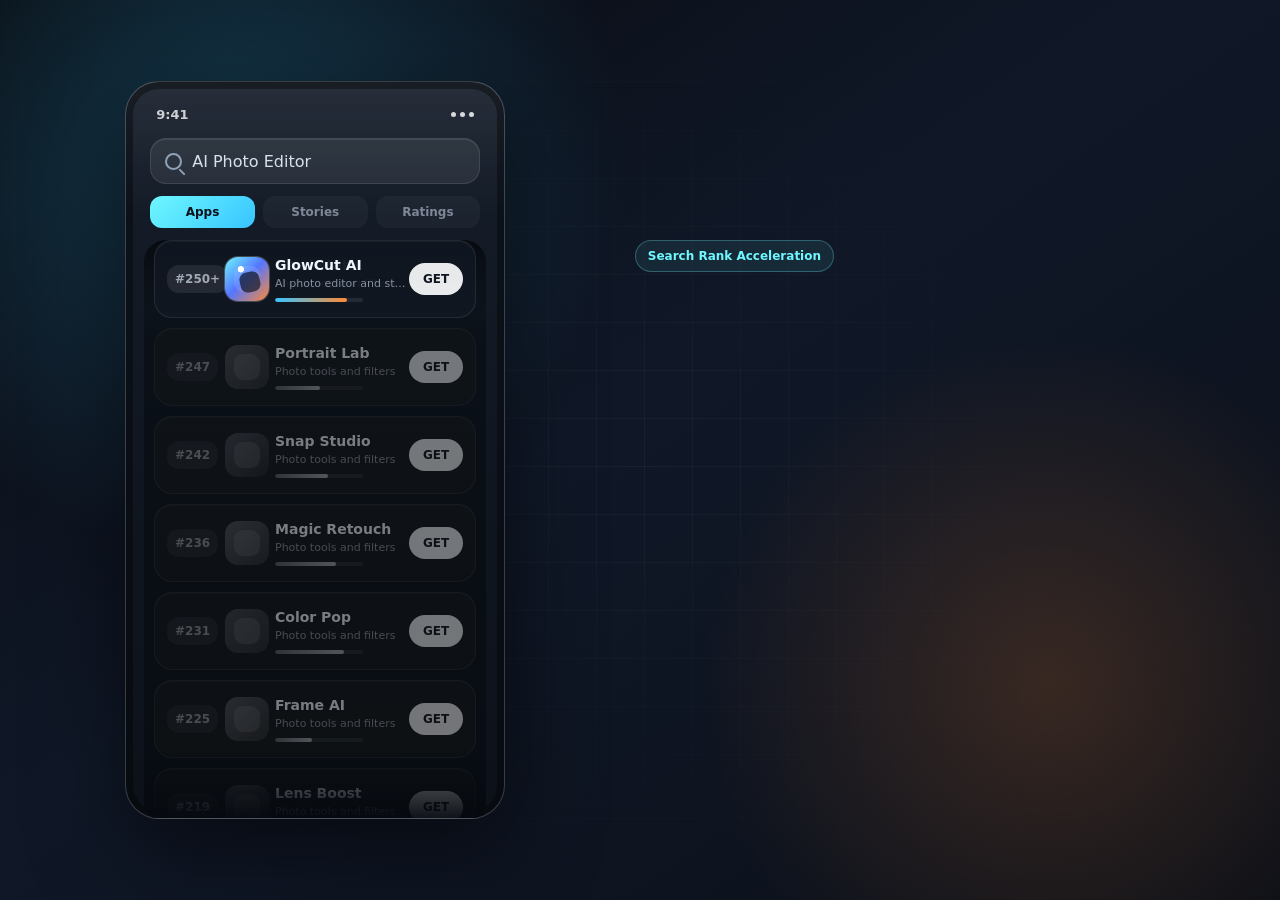
<file: index.html>
<!doctype html>
<html lang="en">
  <head>
    <meta charset="UTF-8" />
    <meta name="viewport" content="width=device-width, initial-scale=1.0" />
    <title>Rank Surge Animation</title>
    <link rel="stylesheet" href="./styles.css" />
  </head>
  <body>
    <main class="stage" aria-label="App ranking animation demo">
      <section class="phone" aria-label="Mobile app store search results">
        <div class="phone-glow"></div>
        <div class="status-bar">
          <span>9:41</span>
          <span class="status-dots">
            <i></i><i></i><i></i>
          </span>
        </div>

        <div class="search-shell">
          <span class="search-icon"></span>
          <span>AI Photo Editor</span>
        </div>

        <div class="tabs">
          <span class="active">Apps</span>
          <span>Stories</span>
          <span>Ratings</span>
        </div>

        <div class="list-window">
          <div class="speed-lines" aria-hidden="true"></div>
          <div class="competitor-track" id="competitorTrack"></div>

          <article class="app-card hero-card" aria-label="Target app ranking card">
            <div class="rank-badge" id="rankBadge">#250+</div>
            <div class="app-icon hero-icon">
              <span></span>
            </div>
            <div class="app-copy">
              <strong>GlowCut AI</strong>
              <small>AI photo editor and studio</small>
              <div class="meter">
                <b></b>
              </div>
            </div>
            <button type="button">GET</button>
          </article>

          <div class="top-crown" aria-hidden="true">
            <span></span><span></span><span></span><span></span><span></span>
          </div>
        </div>
      </section>

      <aside class="copy-panel" aria-label="Animation captions">
        <div class="eyebrow">Search Rank Acceleration</div>
        <div class="caption caption-one">
          <h1>Your App is great, but it's buried in the crowd.</h1>
          <p>Too much value is hidden below the fold.</p>
        </div>
        <div class="caption caption-two">
          <h1>Stop being invisible. Ignite your growth.</h1>
          <p>Activate the ranking engine with precision signals.</p>
        </div>
        <div class="caption caption-three">
          <h1>Bypassing competitors... Scaling ROI...</h1>
          <p>Momentum compounds while the market scrolls past.</p>
        </div>
        <div class="caption caption-four">
          <h1>Great Apps deserve to be found.</h1>
          <p>Top 3 Guaranteed.</p>
          <a href="#" aria-label="Start ranking campaign">Launch campaign</a>
        </div>
      </aside>
    </main>

    <script src="./script.js"></script>
  </body>
</html>
</file>
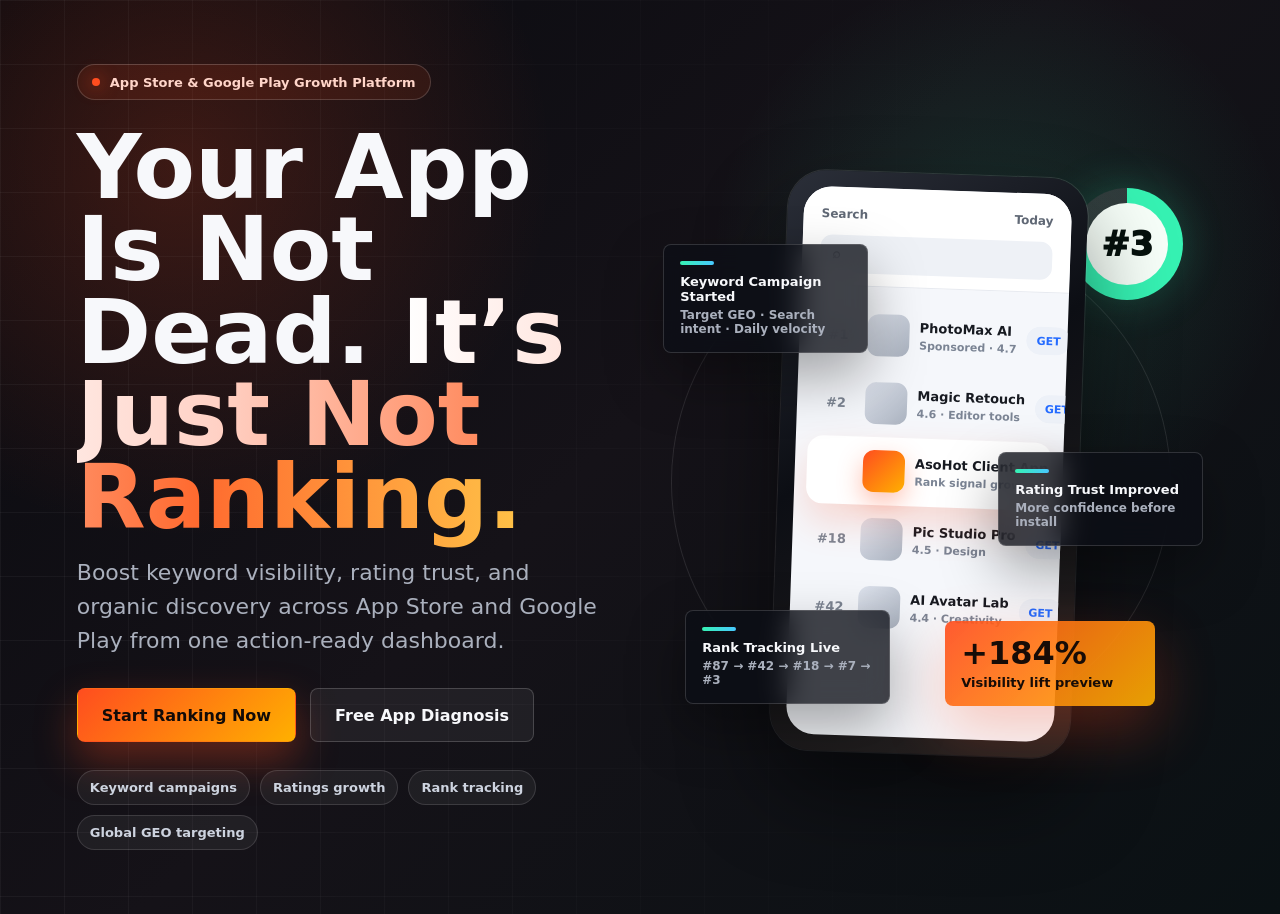
<file: asohot-banner-demo.html>
<!doctype html>
<html lang="en">
<head>
  <meta charset="utf-8">
  <meta name="viewport" content="width=device-width, initial-scale=1">
  <title>AsoHot Banner Demo</title>
  <style>
    :root {
      --bg: #090a0f;
      --panel: rgba(255, 255, 255, 0.075);
      --panel-strong: rgba(255, 255, 255, 0.12);
      --text: #f7f8fb;
      --muted: #aab0bd;
      --hot: #ff4d1f;
      --hot-2: #ffb000;
      --mint: #36f2b3;
      --cyan: #48c8ff;
      --line: rgba(255, 255, 255, 0.14);
      --shadow: rgba(255, 77, 31, 0.34);
    }

    * {
      box-sizing: border-box;
    }

    body {
      margin: 0;
      min-height: 100vh;
      color: var(--text);
      font-family: Inter, ui-sans-serif, system-ui, -apple-system, BlinkMacSystemFont, "Segoe UI", sans-serif;
      background:
        radial-gradient(circle at 14% 18%, rgba(255, 77, 31, 0.2), transparent 28%),
        radial-gradient(circle at 78% 28%, rgba(54, 242, 179, 0.13), transparent 24%),
        linear-gradient(135deg, #090a0f 0%, #151218 48%, #0a1114 100%);
      overflow-x: hidden;
    }

    .banner {
      position: relative;
      display: grid;
      grid-template-columns: minmax(0, 1fr) 540px;
      align-items: center;
      min-height: 720px;
      padding: 64px clamp(28px, 6vw, 96px);
      gap: clamp(32px, 5vw, 72px);
      overflow: hidden;
    }

    .banner::before {
      content: "";
      position: absolute;
      inset: 0;
      background-image:
        linear-gradient(rgba(255,255,255,0.045) 1px, transparent 1px),
        linear-gradient(90deg, rgba(255,255,255,0.045) 1px, transparent 1px);
      background-size: 64px 64px;
      mask-image: linear-gradient(90deg, black, transparent 82%);
      pointer-events: none;
    }

    .copy,
    .visual {
      position: relative;
      z-index: 1;
    }

    .eyebrow {
      display: inline-flex;
      align-items: center;
      gap: 10px;
      height: 36px;
      padding: 0 14px;
      border: 1px solid rgba(255, 255, 255, 0.16);
      border-radius: 999px;
      color: #ffd5c9;
      background: rgba(255, 77, 31, 0.1);
      font-size: 13px;
      font-weight: 700;
      letter-spacing: 0;
    }

    .eyebrow::before {
      content: "";
      width: 8px;
      height: 8px;
      border-radius: 50%;
      background: var(--hot);
      box-shadow: 0 0 18px var(--hot);
      animation: livePulse 1.7s ease-in-out infinite;
    }

    h1 {
      max-width: 720px;
      margin: 26px 0 18px;
      font-size: clamp(48px, 7vw, 92px);
      line-height: 0.92;
      letter-spacing: 0;
    }

    .grad {
      color: transparent;
      background: linear-gradient(90deg, #fff 0%, #ffd1c5 30%, #ff6a2f 68%, #ffc247 100%);
      -webkit-background-clip: text;
      background-clip: text;
    }

    .subtitle {
      max-width: 620px;
      margin: 0 0 30px;
      color: var(--muted);
      font-size: clamp(18px, 2vw, 22px);
      line-height: 1.55;
    }

    .actions {
      display: flex;
      flex-wrap: wrap;
      gap: 14px;
      margin-bottom: 28px;
    }

    .btn {
      display: inline-flex;
      align-items: center;
      justify-content: center;
      min-height: 54px;
      padding: 0 24px;
      border-radius: 8px;
      border: 1px solid transparent;
      color: #130b08;
      background: linear-gradient(135deg, var(--hot), var(--hot-2));
      box-shadow: 0 18px 42px var(--shadow);
      font-size: 16px;
      font-weight: 800;
      text-decoration: none;
      animation: buttonGlow 2.4s ease-in-out infinite;
    }

    .btn.secondary {
      color: var(--text);
      background: rgba(255, 255, 255, 0.06);
      border-color: rgba(255, 255, 255, 0.18);
      box-shadow: none;
      animation: none;
    }

    .proof {
      display: flex;
      flex-wrap: wrap;
      gap: 10px;
      max-width: 650px;
    }

    .proof span {
      padding: 9px 12px;
      border: 1px solid rgba(255, 255, 255, 0.13);
      border-radius: 999px;
      color: #cdd3df;
      background: rgba(255, 255, 255, 0.055);
      font-size: 13px;
      font-weight: 700;
    }

    .visual {
      min-height: 610px;
    }

    .orbit-line {
      position: absolute;
      top: 80px;
      left: 8px;
      width: 500px;
      height: 500px;
      border: 1px solid rgba(255, 255, 255, 0.1);
      border-radius: 50%;
      transform: rotate(-14deg);
    }

    .phone {
      position: absolute;
      top: 22px;
      left: 116px;
      width: 300px;
      height: 580px;
      padding: 16px;
      border-radius: 38px;
      background: linear-gradient(145deg, #2b2f39, #0c0e14 42%, #292422);
      box-shadow: 0 42px 90px rgba(0, 0, 0, 0.48), 0 0 0 1px rgba(255, 255, 255, 0.12);
      transform: rotate(2deg);
    }

    .screen {
      height: 100%;
      border-radius: 28px;
      background: #f5f7fb;
      overflow: hidden;
      color: #12141a;
    }

    .store-head {
      padding: 20px 18px 12px;
      background: #fff;
      border-bottom: 1px solid #e7eaf0;
    }

    .store-top {
      display: flex;
      align-items: center;
      justify-content: space-between;
      margin-bottom: 14px;
      color: #606875;
      font-size: 12px;
      font-weight: 800;
    }

    .search {
      height: 38px;
      display: flex;
      align-items: center;
      gap: 8px;
      padding: 0 12px;
      border-radius: 12px;
      background: #eef1f6;
      color: #3b4350;
      font-size: 14px;
      font-weight: 800;
    }

    .typing {
      display: inline-block;
      width: 0;
      white-space: nowrap;
      overflow: hidden;
      animation: typeKeyword 8s steps(15, end) infinite;
    }

    .results {
      padding: 14px 12px 16px;
    }

    .app-row {
      display: grid;
      grid-template-columns: 38px 42px 1fr 44px;
      align-items: center;
      gap: 10px;
      min-height: 68px;
      padding: 10px 8px;
      border-radius: 16px;
      color: #171a21;
      animation: rowDim 8s ease-in-out infinite;
    }

    .app-row.target {
      position: relative;
      background: #fff;
      box-shadow: 0 18px 36px rgba(255, 77, 31, 0.18);
      animation: targetRise 8s ease-in-out infinite;
    }

    .rank {
      color: #7c8492;
      font-size: 13px;
      font-weight: 900;
      text-align: center;
    }

    .target .rank {
      position: relative;
      height: 18px;
      color: var(--hot);
    }

    .target .rank span {
      position: absolute;
      inset: 0;
      opacity: 0;
      animation: rankStage 8s linear infinite;
    }

    .target .rank span:nth-child(1) {
      animation-delay: 0s;
    }

    .target .rank span:nth-child(2) {
      animation-delay: 1.55s;
    }

    .target .rank span:nth-child(3) {
      animation-delay: 3.1s;
    }

    .target .rank span:nth-child(4) {
      animation-delay: 4.65s;
    }

    .target .rank span:nth-child(5) {
      color: #0c8a63;
      animation-delay: 6.2s;
    }

    .icon {
      width: 42px;
      height: 42px;
      border-radius: 11px;
      background: linear-gradient(135deg, #dfe4ee, #aab2bf);
    }

    .target .icon {
      background: linear-gradient(135deg, var(--hot), var(--hot-2));
      box-shadow: 0 10px 24px rgba(255, 77, 31, 0.34);
    }

    .meta strong,
    .meta span {
      display: block;
      white-space: nowrap;
      overflow: hidden;
      text-overflow: ellipsis;
    }

    .meta strong {
      font-size: 13px;
    }

    .meta span {
      margin-top: 4px;
      color: #7b8494;
      font-size: 11px;
      font-weight: 700;
    }

    .get {
      height: 28px;
      border-radius: 999px;
      background: #edf1f8;
      color: #246bff;
      display: grid;
      place-items: center;
      font-size: 11px;
      font-weight: 900;
    }

    .signal {
      position: absolute;
      display: grid;
      gap: 4px;
      width: 205px;
      padding: 16px;
      border: 1px solid rgba(255, 255, 255, 0.15);
      border-radius: 8px;
      background: rgba(12, 15, 22, 0.78);
      box-shadow: 0 24px 56px rgba(0, 0, 0, 0.34);
      backdrop-filter: blur(14px);
      animation: cardFloat 4s ease-in-out infinite;
    }

    .signal strong {
      font-size: 13px;
    }

    .signal span {
      color: var(--muted);
      font-size: 12px;
      font-weight: 700;
    }

    .signal::before {
      content: "";
      width: 34px;
      height: 4px;
      margin-bottom: 5px;
      border-radius: 999px;
      background: linear-gradient(90deg, var(--mint), var(--cyan));
    }

    .signal.one {
      top: 92px;
      left: 0;
      animation-delay: 0s;
    }

    .signal.two {
      top: 300px;
      right: 0;
      animation-delay: 0.7s;
    }

    .signal.three {
      left: 22px;
      bottom: 58px;
      animation-delay: 1.25s;
    }

    .rank-meter {
      position: absolute;
      right: 20px;
      top: 36px;
      display: grid;
      place-items: center;
      width: 112px;
      height: 112px;
      border-radius: 50%;
      color: #06110d;
      background: conic-gradient(var(--mint) 0deg, var(--mint) 270deg, rgba(255,255,255,0.12) 270deg);
      box-shadow: 0 0 44px rgba(54, 242, 179, 0.22);
      animation: meterSpin 8s ease-in-out infinite;
    }

    .rank-meter::after {
      content: "#3";
      display: grid;
      place-items: center;
      width: 82px;
      height: 82px;
      border-radius: 50%;
      background: #f7fff9;
      font-size: 34px;
      font-weight: 950;
    }

    .heat {
      position: absolute;
      right: 48px;
      bottom: 56px;
      width: 210px;
      padding: 16px;
      border-radius: 8px;
      background: linear-gradient(135deg, rgba(255, 77, 31, 0.92), rgba(255, 176, 0, 0.9));
      color: #170c07;
      box-shadow: 0 24px 60px rgba(255, 77, 31, 0.28);
      animation: heatPop 8s ease-in-out infinite;
    }

    .heat strong {
      display: block;
      font-size: 32px;
      line-height: 1;
    }

    .heat span {
      display: block;
      margin-top: 6px;
      font-size: 13px;
      font-weight: 900;
    }

    @keyframes livePulse {
      50% {
        transform: scale(1.45);
        opacity: 0.55;
      }
    }

    @keyframes buttonGlow {
      50% {
        transform: translateY(-2px);
        box-shadow: 0 24px 56px rgba(255, 77, 31, 0.48);
      }
    }

    @keyframes typeKeyword {
      0%, 8% { width: 0; }
      22%, 82% { width: 112px; }
      96%, 100% { width: 0; }
    }

    @keyframes targetRise {
      0%, 18% { transform: translateY(272px) scale(0.96); }
      32% { transform: translateY(204px) scale(0.98); }
      48% { transform: translateY(136px) scale(1); }
      66%, 88% { transform: translateY(0) scale(1.04); }
      100% { transform: translateY(272px) scale(0.96); }
    }

    @keyframes rankStage {
      0%, 19% {
        opacity: 1;
        transform: translateY(0);
      }
      20%, 100% {
        opacity: 0;
        transform: translateY(-8px);
      }
    }

    @keyframes rowDim {
      0%, 35% { opacity: 1; }
      66%, 88% { opacity: 0.48; }
      100% { opacity: 1; }
    }

    @keyframes cardFloat {
      50% {
        transform: translateY(-12px);
      }
    }

    @keyframes meterSpin {
      0%, 24% {
        opacity: 0;
        transform: scale(0.86);
        background: conic-gradient(var(--mint) 0deg, var(--mint) 80deg, rgba(255,255,255,0.12) 80deg);
      }
      46% {
        opacity: 1;
        transform: scale(1);
        background: conic-gradient(var(--mint) 0deg, var(--mint) 190deg, rgba(255,255,255,0.12) 190deg);
      }
      70%, 90% {
        opacity: 1;
        transform: scale(1);
        background: conic-gradient(var(--mint) 0deg, var(--mint) 318deg, rgba(255,255,255,0.12) 318deg);
      }
      100% {
        opacity: 0;
        transform: scale(0.86);
      }
    }

    @keyframes heatPop {
      0%, 48% {
        opacity: 0;
        transform: translateY(18px) scale(0.92);
      }
      60%, 90% {
        opacity: 1;
        transform: translateY(0) scale(1);
      }
      100% {
        opacity: 0;
        transform: translateY(18px) scale(0.92);
      }
    }

    @media (max-width: 980px) {
      .banner {
        grid-template-columns: 1fr;
        min-height: auto;
        padding-top: 44px;
      }

      .visual {
        min-height: 620px;
        transform: scale(0.9);
        transform-origin: top center;
      }
    }

    @media (max-width: 620px) {
      .banner {
        padding: 28px 18px;
        gap: 20px;
      }

      h1 {
        font-size: 46px;
      }

      .actions {
        display: grid;
      }

      .btn {
        width: 100%;
      }

      .visual {
        min-height: 590px;
        transform: scale(0.76);
        margin-left: -42px;
        width: 560px;
      }
    }
  </style>
</head>
<body>
  <main class="banner" aria-label="AsoHot app ranking banner concept">
    <section class="copy">
      <div class="eyebrow">App Store & Google Play Growth Platform</div>
      <h1>Your App Is Not Dead. <span class="grad">It’s Just Not Ranking.</span></h1>
      <p class="subtitle">Boost keyword visibility, rating trust, and organic discovery across App Store and Google Play from one action-ready dashboard.</p>
      <div class="actions">
        <a class="btn" href="#">Start Ranking Now</a>
        <a class="btn secondary" href="#">Free App Diagnosis</a>
      </div>
      <div class="proof" aria-label="service highlights">
        <span>Keyword campaigns</span>
        <span>Ratings growth</span>
        <span>Rank tracking</span>
        <span>Global GEO targeting</span>
      </div>
    </section>

    <section class="visual" aria-label="Animated ranking climb preview">
      <div class="orbit-line"></div>
      <div class="rank-meter" aria-hidden="true"></div>
      <div class="phone">
        <div class="screen">
          <div class="store-head">
            <div class="store-top">
              <span>Search</span>
              <span>Today</span>
            </div>
            <div class="search">
              <span>⌕</span>
              <span class="typing">ai photo editor</span>
            </div>
          </div>
          <div class="results">
            <div class="app-row">
              <div class="rank">#1</div>
              <div class="icon"></div>
              <div class="meta"><strong>PhotoMax AI</strong><span>Sponsored · 4.7</span></div>
              <div class="get">GET</div>
            </div>
            <div class="app-row">
              <div class="rank">#2</div>
              <div class="icon"></div>
              <div class="meta"><strong>Magic Retouch</strong><span>4.6 · Editor tools</span></div>
              <div class="get">GET</div>
            </div>
            <div class="app-row target">
              <div class="rank" aria-label="Ranking improves from number 87 to number 3">
                <span>#87</span>
                <span>#42</span>
                <span>#18</span>
                <span>#7</span>
                <span>#3</span>
              </div>
              <div class="icon"></div>
              <div class="meta"><strong>AsoHot Client App</strong><span>Rank signal growing</span></div>
              <div class="get">GET</div>
            </div>
            <div class="app-row">
              <div class="rank">#18</div>
              <div class="icon"></div>
              <div class="meta"><strong>Pic Studio Pro</strong><span>4.5 · Design</span></div>
              <div class="get">GET</div>
            </div>
            <div class="app-row">
              <div class="rank">#42</div>
              <div class="icon"></div>
              <div class="meta"><strong>AI Avatar Lab</strong><span>4.4 · Creativity</span></div>
              <div class="get">GET</div>
            </div>
          </div>
        </div>
      </div>
      <div class="signal one">
        <strong>Keyword Campaign Started</strong>
        <span>Target GEO · Search intent · Daily velocity</span>
      </div>
      <div class="signal two">
        <strong>Rating Trust Improved</strong>
        <span>More confidence before install</span>
      </div>
      <div class="signal three">
        <strong>Rank Tracking Live</strong>
        <span>#87 → #42 → #18 → #7 → #3</span>
      </div>
      <div class="heat">
        <strong>+184%</strong>
        <span>Visibility lift preview</span>
      </div>
    </section>
  </main>
</body>
</html>
</file>
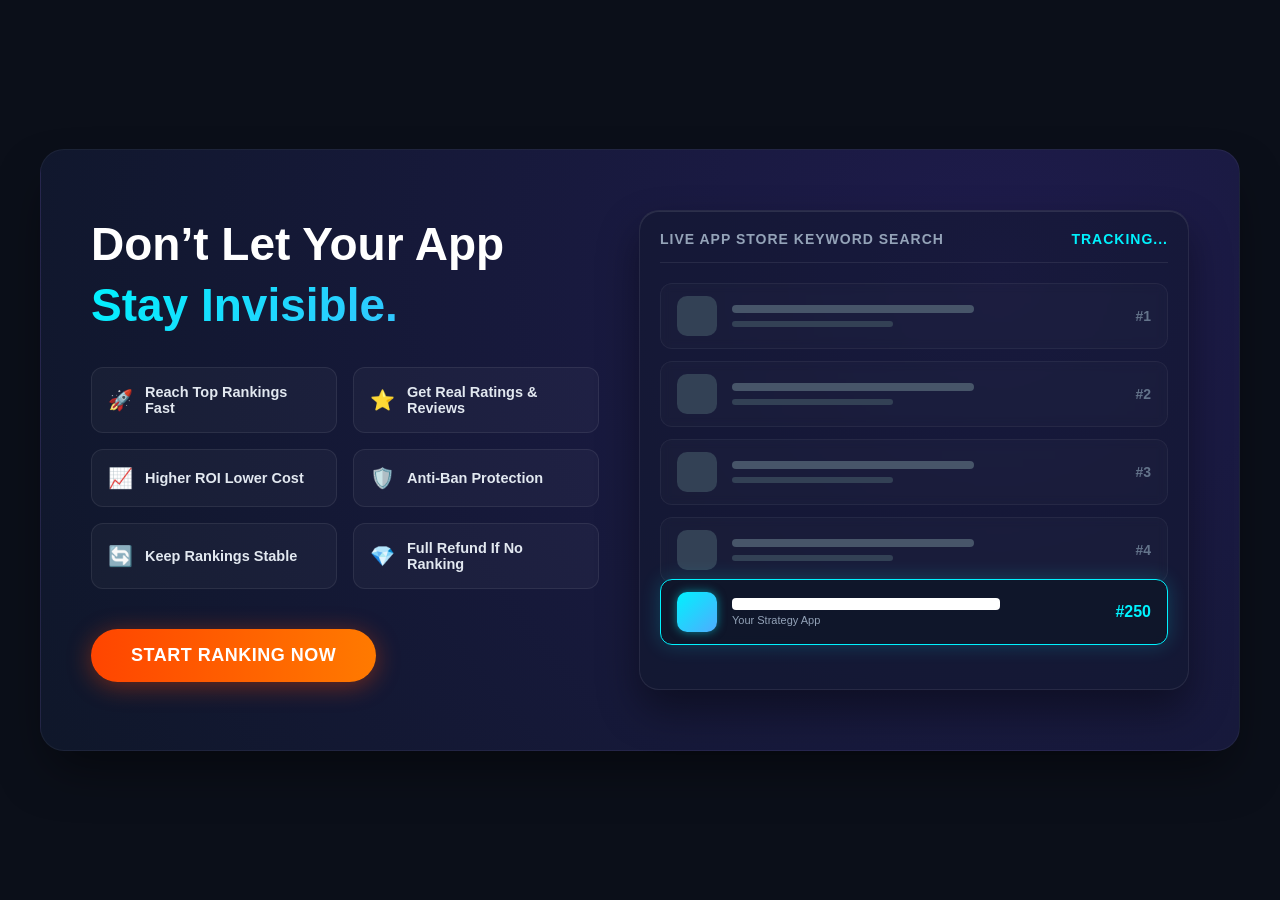
<file: gemin.html>
<!DOCTYPE html>
<html lang="en">
<head>
    <meta charset="UTF-8">
    <meta name="viewport" content="width=device-width, initial-scale=1.0">
    <title>AsoHot Hero Banner - Upward Climb</title>
    <style>
        /* Base Resets */
        *, *::before, *::after {
            box-sizing: border-box;
            margin: 0;
            padding: 0;
        }

        body {
            font-family: -apple-system, BlinkMacSystemFont, "Segoe UI", Roboto, Arial, sans-serif;
            background-color: #0b0f19;
            color: #ffffff;
            display: flex;
            justify-content: center;
            align-items: center;
            min-height: 100vh;
            padding: 40px 20px;
        }

        /* Banner Container */
        .banner-container {
            max-width: 1200px;
            width: 100%;
            background: radial-gradient(circle at 80% 20%, #1e1b4b 0%, #0f172a 100%);
            border-radius: 24px;
            padding: 60px 50px;
            border: 1px solid rgba(255, 255, 255, 0.05);
            box-shadow: 0 25px 50px -12px rgba(0, 0, 0, 0.5);
            display: flex;
            gap: 40px;
            align-items: center;
        }

        /* Left Column: Copywriting */
        .left-column {
            flex: 1;
            max-width: 55%;
        }

        .main-headline {
            font-size: 46px;
            font-weight: 800;
            line-height: 1.15;
            margin-bottom: 35px;
            color: #ffffff;
        }

        .highlight-text {
            background: linear-gradient(135deg, #00f2fe 0%, #4facfe 100%);
            -webkit-background-clip: text;
            -webkit-text-fill-color: transparent;
            display: block;
            margin-top: 8px;
        }

        /* 3x2 Feature Grid */
        .features-grid {
            display: grid;
            grid-template-columns: 1fr 1fr;
            gap: 16px;
            margin-bottom: 40px;
        }

        .feature-card {
            background: rgba(255, 255, 255, 0.03);
            border: 1px solid rgba(255, 255, 255, 0.08);
            border-radius: 12px;
            padding: 16px;
            display: flex;
            align-items: center;
            transition: all 0.3s ease;
        }

        .feature-card:hover {
            background: rgba(0, 242, 254, 0.05);
            border-color: #00f2fe;
            transform: translateY(-2px);
        }

        .card-icon {
            font-size: 20px;
            margin-right: 12px;
        }

        .card-text {
            font-size: 14.5px;
            font-weight: 600;
            color: #e2e8f0;
        }

        /* CTA Button */
        .cta-button {
            display: inline-block;
            background: linear-gradient(90deg, #ff4500, #ff7a00);
            color: #ffffff;
            font-size: 18px;
            font-weight: 700;
            text-decoration: none;
            padding: 16px 40px;
            border-radius: 50px;
            box-shadow: 0 4px 25px rgba(255, 69, 0, 0.4);
            transition: all 0.3s ease;
            text-transform: uppercase;
            letter-spacing: 0.5px;
            animation: pulseGlow 2s infinite;
        }

        .cta-button:hover {
            transform: scale(1.05);
            box-shadow: 0 6px 30px rgba(255, 69, 0, 0.6);
        }

        @keyframes pulseGlow {
            0% { box-shadow: 0 0 0 0 rgba(255, 69, 0, 0.5); }
            70% { box-shadow: 0 0 0 15px rgba(255, 69, 0, 0); }
            100% { box-shadow: 0 0 0 0 rgba(255, 69, 0, 0); }
        }

        /* Right Column: Animation Dashboard */
        .right-column {
            flex: 1;
            position: relative;
            height: 480px;
            background: rgba(15, 23, 42, 0.4);
            border: 1px solid rgba(255, 255, 255, 0.08);
            border-radius: 20px;
            box-shadow: inset 0 1px 0 rgba(255, 255, 255, 0.1), 0 20px 40px rgba(0,0,0,0.4);
            overflow: hidden;
            display: flex;
            flex-direction: column;
            padding: 20px;
        }

        /* Dashboard Header */
        .dash-header {
            display: flex;
            justify-content: space-between;
            align-items: center;
            padding-bottom: 15px;
            border-bottom: 1px solid rgba(255, 255, 255, 0.08);
            margin-bottom: 20px;
            z-index: 2;
        }

        .dash-title {
            font-size: 14px;
            font-weight: 600;
            color: #94a3b8;
            letter-spacing: 1px;
            text-transform: uppercase;
        }

        /* The SVG Curve & Arrow Layer */
        .chart-layer {
            position: absolute;
            top: 0;
            left: 0;
            width: 100%;
            height: 100%;
            z-index: 1;
            pointer-events: none;
        }

        .growth-curve {
            fill: none;
            stroke: url(#curve-grad);
            stroke-width: 6;
            stroke-dasharray: 1000;
            stroke-dashoffset: 1000;
            stroke-linecap: round;
            animation: drawCurve 6s infinite ease-in-out;
        }
        
        .arrow-head {
            fill: #00f2fe;
            opacity: 0;
            animation: showArrow 6s infinite ease-in-out;
        }

        @keyframes drawCurve {
            0%, 15% { stroke-dashoffset: 1000; }
            50%, 90% { stroke-dashoffset: 0; }
            100% { stroke-dashoffset: 0; opacity: 0; }
        }

        @keyframes showArrow {
            0%, 48% { opacity: 0; transform: translate(-20px, 20px) scale(0.5); }
            50%, 90% { opacity: 1; transform: translate(0, 0) scale(1); }
            100% { opacity: 0; }
        }

        /* App List Container */
        .app-list-container {
            position: relative;
            flex: 1;
            z-index: 2;
        }

        /* Standard App Row */
        .app-row {
            display: flex;
            align-items: center;
            background: rgba(255, 255, 255, 0.02);
            border: 1px solid rgba(255, 255, 255, 0.05);
            border-radius: 12px;
            padding: 12px 16px;
            margin-bottom: 12px;
            backdrop-filter: blur(5px);
            transition: all 0.5s ease;
        }

        .app-row.competitor {
            animation: slideDown 6s infinite cubic-bezier(0.25, 0.8, 0.25, 1);
        }

        .app-icon {
            width: 40px;
            height: 40px;
            border-radius: 10px;
            background: #334155;
            margin-right: 15px;
        }

        .app-details {
            flex: 1;
        }

        .app-name-fake {
            height: 8px;
            width: 60%;
            background: #475569;
            border-radius: 4px;
            margin-bottom: 8px;
        }

        .app-stat-fake {
            height: 6px;
            width: 40%;
            background: #334155;
            border-radius: 4px;
        }

        .rank-badge {
            font-size: 14px;
            font-weight: 700;
            color: #64748b;
        }

        /* The Target App (Your App) */
        .app-row.target-app {
            position: absolute;
            bottom: 12px;
            left: 0;
            width: 100%;
            background: rgba(15, 23, 42, 0.9);
            border: 1px solid #00f2fe;
            box-shadow: 0 0 20px rgba(0, 242, 254, 0.2);
            z-index: 10;
            animation: climbToTop 6s infinite cubic-bezier(0.25, 0.8, 0.25, 1);
        }

        .target-app .app-icon {
            background: linear-gradient(135deg, #00f2fe, #4facfe);
            box-shadow: 0 0 10px rgba(0, 242, 254, 0.5);
        }

        .target-app .app-name-fake {
            background: #ffffff;
            height: 12px;
            width: 70%;
        }

        .target-app .app-stat-fake {
            background: #00f2fe;
        }

        .target-app .rank-badge {
            color: #00f2fe;
            font-size: 16px;
        }
        
        /* The dynamic rank number for target app */
        .dynamic-rank::after {
            content: "#250";
            animation: updateRank 6s infinite cubic-bezier(0.25, 0.8, 0.25, 1);
        }

        /* Keyframes for the climbing logic */
        @keyframes slideDown {
            0%, 20% { transform: translateY(0); opacity: 1; }
            40%, 90% { transform: translateY(70px); opacity: 0.3; } 
            100% { transform: translateY(0); opacity: 1; }
        }

        @keyframes climbToTop {
            0%, 20% { 
                transform: translateY(0) scale(1); 
                border-color: #334155;
                box-shadow: none;
            }
            30% {
                transform: translateY(0) scale(1.02); 
                border-color: #00f2fe;
                box-shadow: 0 0 30px rgba(0, 242, 254, 0.4);
            }
            50%, 90% { 
                transform: translateY(-250px) scale(1.05); 
                border-color: #00f2fe;
                box-shadow: 0 0 40px rgba(0, 242, 254, 0.6);
            }
            100% { 
                transform: translateY(0) scale(1); 
                border-color: #334155;
                box-shadow: none;
            }
        }

        @keyframes updateRank {
            0%, 20% { content: "#250"; color: #94a3b8; }
            35% { content: "#86"; color: #f59e0b; }
            50%, 90% { content: "Top 3!"; color: #00f2fe; text-shadow: 0 0 10px rgba(0,242,254,0.8); }
            100% { content: "#250"; color: #94a3b8; }
        }

        /* Responsive Breakpoint */
        @media (max-width: 968px) {
            .banner-container { flex-direction: column; }
            .left-column, .right-column { max-width: 100%; width: 100%; }
            .right-column { height: 400px; margin-top: 30px; }
        }
    </style>
</head>
<body>

    <div class="banner-container">
        <div class="left-column">
            <h1 class="main-headline">
                Don’t Let Your App
                <span class="highlight-text">Stay Invisible.</span>
            </h1>

            <div class="features-grid">
                <div class="feature-card"><span class="card-icon">🚀</span><span class="card-text">Reach Top Rankings Fast</span></div>
                <div class="feature-card"><span class="card-icon">⭐️</span><span class="card-text">Get Real Ratings & Reviews</span></div>
                <div class="feature-card"><span class="card-icon">📈</span><span class="card-text">Higher ROI Lower Cost</span></div>
                <div class="feature-card"><span class="card-icon">🛡️</span><span class="card-text">Anti-Ban Protection</span></div>
                <div class="feature-card"><span class="card-icon">🔄</span><span class="card-text">Keep Rankings Stable</span></div>
                <div class="feature-card"><span class="card-icon">💎</span><span class="card-text">Full Refund If No Ranking</span></div>
            </div>

            <a href="#start" class="cta-button">Start Ranking Now</a>
        </div>

        <div class="right-column">
            <div class="dash-header">
                <div class="dash-title">Live App Store Keyword Search</div>
                <div class="dash-title" style="color:#00f2fe">Tracking...</div>
            </div>

            <svg class="chart-layer" viewBox="0 0 400 350" preserveAspectRatio="none">
                <defs>
                    <linearGradient id="curve-grad" x1="0%" y1="100%" x2="100%" y2="0%">
                        <stop offset="0%" stop-color="#ff4500" stop-opacity="0.2"/>
                        <stop offset="50%" stop-color="#4facfe" stop-opacity="0.8"/>
                        <stop offset="100%" stop-color="#00f2fe" stop-opacity="1"/>
                    </linearGradient>
                </defs>
                <path class="growth-curve" d="M -20,330 C 150,330 200,150 380,40" />
                <polygon class="arrow-head" points="390,30 365,35 375,55" />
            </svg>

            <div class="app-list-container">
                <div class="app-row competitor">
                    <div class="app-icon"></div>
                    <div class="app-details"><div class="app-name-fake"></div><div class="app-stat-fake"></div></div>
                    <div class="rank-badge">#1</div>
                </div>
                <div class="app-row competitor">
                    <div class="app-icon"></div>
                    <div class="app-details"><div class="app-name-fake"></div><div class="app-stat-fake"></div></div>
                    <div class="rank-badge">#2</div>
                </div>
                <div class="app-row competitor">
                    <div class="app-icon"></div>
                    <div class="app-details"><div class="app-name-fake"></div><div class="app-stat-fake"></div></div>
                    <div class="rank-badge">#3</div>
                </div>
                <div class="app-row competitor">
                    <div class="app-icon"></div>
                    <div class="app-details"><div class="app-name-fake"></div><div class="app-stat-fake"></div></div>
                    <div class="rank-badge">#4</div>
                </div>

                <div class="app-row target-app">
                    <div class="app-icon"></div>
                    <div class="app-details">
                        <div class="app-name-fake" style="margin-bottom:4px;"></div>
                        <div style="font-size: 11px; color: #94a3b8;">Your Strategy App</div>
                    </div>
                    <div class="rank-badge dynamic-rank"></div>
                </div>
            </div>
        </div>
    </div>
</body>
</html>
</file>
<file: styles.css>
:root {
  --bg: #080a0f;
  --panel: #111723;
  --panel-2: #182132;
  --line: rgba(255, 255, 255, 0.1);
  --muted: #7e8898;
  --text: #f7fbff;
  --blue: #36c5ff;
  --cyan: #6ff7ff;
  --orange: #ff8a35;
  --gold: #ffd766;
  --green: #65e89b;
  --loop: 6.4s;
}

* {
  box-sizing: border-box;
}

body {
  min-height: 100vh;
  margin: 0;
  overflow: hidden;
  color: var(--text);
  font-family:
    Inter, ui-sans-serif, system-ui, -apple-system, BlinkMacSystemFont, "Segoe UI",
    sans-serif;
  background:
    radial-gradient(circle at 18% 18%, rgba(54, 197, 255, 0.24), transparent 31%),
    radial-gradient(circle at 82% 76%, rgba(255, 138, 53, 0.18), transparent 28%),
    linear-gradient(145deg, #080a0f 0%, #101828 46%, #0b0f17 100%);
}

.stage {
  position: relative;
  display: grid;
  grid-template-columns: minmax(310px, 420px) minmax(300px, 520px);
  align-items: center;
  justify-content: center;
  gap: clamp(34px, 7vw, 92px);
  min-height: 100vh;
  padding: clamp(24px, 5vw, 64px);
}

.stage::before {
  position: absolute;
  inset: 9%;
  z-index: -1;
  content: "";
  border: 1px solid rgba(255, 255, 255, 0.07);
  background-image:
    linear-gradient(rgba(255, 255, 255, 0.04) 1px, transparent 1px),
    linear-gradient(90deg, rgba(255, 255, 255, 0.035) 1px, transparent 1px);
  background-size: 48px 48px;
  mask-image: radial-gradient(circle, black 0%, transparent 72%);
}

.phone {
  position: relative;
  width: min(100%, 380px);
  height: min(82vh, 740px);
  min-height: 610px;
  padding: 18px;
  overflow: hidden;
  border: 1px solid rgba(255, 255, 255, 0.18);
  border-radius: 34px;
  background:
    linear-gradient(180deg, rgba(255, 255, 255, 0.08), transparent 18%),
    linear-gradient(180deg, #151d2a, #0c1119);
  box-shadow:
    0 28px 90px rgba(0, 0, 0, 0.54),
    inset 0 0 0 7px rgba(0, 0, 0, 0.38);
}

.phone-glow {
  position: absolute;
  inset: auto -20% 16% -20%;
  height: 190px;
  background: linear-gradient(90deg, transparent, rgba(54, 197, 255, 0.28), transparent);
  filter: blur(30px);
  opacity: 0;
  animation: phonePulse var(--loop) linear infinite;
  pointer-events: none;
}

.status-bar,
.tabs,
.search-shell {
  position: relative;
  z-index: 5;
}

.status-bar {
  display: flex;
  justify-content: space-between;
  align-items: center;
  height: 28px;
  padding: 0 12px;
  color: rgba(255, 255, 255, 0.78);
  font-size: 13px;
  font-weight: 700;
}

.status-dots {
  display: flex;
  gap: 4px;
  align-items: center;
}

.status-dots i {
  width: 5px;
  height: 5px;
  border-radius: 50%;
  background: rgba(255, 255, 255, 0.82);
}

.search-shell {
  display: flex;
  gap: 10px;
  align-items: center;
  height: 46px;
  margin: 10px 6px 12px;
  padding: 0 14px;
  border: 1px solid rgba(255, 255, 255, 0.1);
  border-radius: 16px;
  color: #d8e0eb;
  background: rgba(255, 255, 255, 0.08);
  box-shadow: inset 0 1px 0 rgba(255, 255, 255, 0.09);
}

.search-icon {
  position: relative;
  width: 17px;
  height: 17px;
  border: 2px solid #8fa2b8;
  border-radius: 50%;
}

.search-icon::after {
  position: absolute;
  right: -6px;
  bottom: -5px;
  width: 8px;
  height: 2px;
  content: "";
  border-radius: 999px;
  background: #8fa2b8;
  transform: rotate(45deg);
}

.tabs {
  display: flex;
  gap: 8px;
  margin: 0 6px 12px;
}

.tabs span {
  flex: 1;
  padding: 9px 0;
  border-radius: 12px;
  color: var(--muted);
  font-size: 12px;
  font-weight: 750;
  text-align: center;
  background: rgba(255, 255, 255, 0.04);
}

.tabs .active {
  color: #09111a;
  background: linear-gradient(135deg, var(--cyan), var(--blue));
}

.list-window {
  position: relative;
  height: calc(100% - 118px);
  overflow: hidden;
  border-radius: 22px;
  background:
    linear-gradient(180deg, rgba(255, 255, 255, 0.04), transparent 18%),
    rgba(4, 8, 13, 0.5);
}

.list-window::before,
.list-window::after {
  position: absolute;
  right: 0;
  left: 0;
  z-index: 6;
  height: 70px;
  content: "";
  pointer-events: none;
}

.list-window::before {
  top: 0;
  background: linear-gradient(180deg, rgba(6, 10, 16, 0.96), transparent);
}

.list-window::after {
  bottom: 0;
  background: linear-gradient(0deg, rgba(6, 10, 16, 0.96), transparent);
}

.competitor-track {
  position: absolute;
  top: 0;
  right: 10px;
  left: 10px;
  display: flex;
  flex-direction: column;
  gap: 10px;
  will-change: transform, filter, opacity;
  animation: trackRun var(--loop) cubic-bezier(0.25, 1, 0.5, 1) infinite;
}

.app-card {
  display: grid;
  grid-template-columns: 58px 50px minmax(0, 1fr) 54px;
  align-items: center;
  min-height: 78px;
  padding: 12px;
  border: 1px solid rgba(255, 255, 255, 0.08);
  border-radius: 18px;
  background: rgba(19, 25, 36, 0.78);
  box-shadow: inset 0 1px 0 rgba(255, 255, 255, 0.04);
}

.competitor-card {
  opacity: 0.48;
  filter: saturate(0.2);
}

.competitor-card .rank-badge {
  color: #8a93a2;
  background: rgba(255, 255, 255, 0.06);
}

.app-icon {
  position: relative;
  width: 44px;
  height: 44px;
  overflow: hidden;
  border-radius: 13px;
  background: linear-gradient(135deg, #323b49, #151b25);
}

.app-icon::before {
  position: absolute;
  inset: 9px;
  content: "";
  border-radius: 9px;
  background: rgba(255, 255, 255, 0.11);
}

.hero-icon {
  background:
    radial-gradient(circle at 36% 28%, #ffffff 0 7%, transparent 8%),
    linear-gradient(135deg, var(--cyan), #5476ff 48%, var(--orange));
  box-shadow: 0 0 0 1px rgba(255, 255, 255, 0.22);
}

.hero-icon span {
  position: absolute;
  inset: 15px 9px 9px 15px;
  border-radius: 7px;
  background: rgba(4, 9, 17, 0.64);
  transform: rotate(-12deg);
}

.app-copy {
  min-width: 0;
}

.app-copy strong,
.app-copy small {
  display: block;
  overflow: hidden;
  text-overflow: ellipsis;
  white-space: nowrap;
}

.app-copy strong {
  color: #eef6ff;
  font-size: 14px;
}

.app-copy small {
  margin-top: 4px;
  color: #8591a3;
  font-size: 11px;
}

.meter {
  width: 88px;
  height: 4px;
  margin-top: 8px;
  overflow: hidden;
  border-radius: 999px;
  background: rgba(255, 255, 255, 0.08);
}

.meter b {
  display: block;
  width: 52%;
  height: 100%;
  border-radius: inherit;
  background: linear-gradient(90deg, #506074, #98a6b8);
}

.rank-badge {
  justify-self: start;
  min-width: 46px;
  padding: 7px 8px;
  border-radius: 12px;
  color: #aeb8c8;
  font-size: 12px;
  font-weight: 850;
  text-align: center;
}

button,
.caption a {
  border: 0;
  border-radius: 999px;
  font: inherit;
  font-size: 12px;
  font-weight: 850;
  cursor: pointer;
}

button {
  height: 32px;
  color: #101722;
  background: rgba(255, 255, 255, 0.9);
}

.hero-card {
  position: absolute;
  right: 10px;
  left: 10px;
  z-index: 8;
  will-change: transform, box-shadow, filter;
  animation: heroFlight var(--loop) cubic-bezier(0.25, 1, 0.5, 1) infinite;
}

.hero-card .rank-badge {
  color: #a0a8b5;
  background: rgba(255, 255, 255, 0.08);
  animation: rankState var(--loop) linear infinite;
}

.hero-card .meter b {
  width: 82%;
  background: linear-gradient(90deg, var(--blue), var(--orange));
  animation: meterGrow var(--loop) linear infinite;
}

.speed-lines {
  position: absolute;
  inset: 0;
  z-index: 7;
  opacity: 0;
  background-image: linear-gradient(180deg, transparent 0 70%, rgba(111, 247, 255, 0.24) 72%, transparent 100%);
  background-size: 100% 34px;
  filter: blur(1px);
  transform: translateY(-30px);
  animation: speedLines var(--loop) linear infinite;
  pointer-events: none;
}

.top-crown {
  position: absolute;
  top: 92px;
  right: 38px;
  left: 38px;
  z-index: 10;
  height: 130px;
  opacity: 0;
  pointer-events: none;
  animation: crownShow var(--loop) linear infinite;
}

.top-crown span {
  position: absolute;
  width: 7px;
  height: 7px;
  border-radius: 50%;
  background: var(--gold);
  box-shadow: 0 0 18px var(--gold);
  animation: particle var(--loop) ease-out infinite;
}

.top-crown span:nth-child(1) {
  left: 12%;
  top: 48%;
}

.top-crown span:nth-child(2) {
  left: 32%;
  top: 22%;
}

.top-crown span:nth-child(3) {
  right: 36%;
  top: 16%;
}

.top-crown span:nth-child(4) {
  right: 17%;
  top: 42%;
}

.top-crown span:nth-child(5) {
  left: 50%;
  top: 55%;
}

.copy-panel {
  position: relative;
  min-height: 420px;
}

.eyebrow {
  width: max-content;
  max-width: 100%;
  padding: 8px 12px;
  border: 1px solid rgba(111, 247, 255, 0.28);
  border-radius: 999px;
  color: var(--cyan);
  font-size: 12px;
  font-weight: 850;
  letter-spacing: 0;
  background: rgba(111, 247, 255, 0.08);
}

.caption {
  position: absolute;
  top: 58px;
  left: 0;
  max-width: 520px;
  opacity: 0;
  transform: translateY(18px);
  animation: captionCycle var(--loop) linear infinite;
}

.caption h1 {
  margin: 0;
  font-size: clamp(36px, 6vw, 76px);
  line-height: 0.96;
  letter-spacing: 0;
}

.caption p {
  max-width: 440px;
  margin: 18px 0 0;
  color: #aab5c5;
  font-size: clamp(16px, 2.1vw, 22px);
  line-height: 1.42;
}

.caption a {
  display: inline-flex;
  align-items: center;
  height: 46px;
  margin-top: 28px;
  padding: 0 20px;
  color: #101722;
  text-decoration: none;
  background: linear-gradient(135deg, var(--gold), var(--orange));
  box-shadow: 0 14px 34px rgba(255, 138, 53, 0.28);
}

.caption-two {
  animation-name: captionTwo;
}

.caption-three {
  animation-name: captionThree;
}

.caption-four {
  animation-name: captionFour;
}

.caption-four h1 {
  color: var(--gold);
}

@keyframes trackRun {
  0% {
    transform: translate3d(0, -260px, 0);
    opacity: 0.88;
    filter: blur(0);
  }
  18% {
    transform: translate3d(0, -1540px, 0);
    opacity: 0.72;
    filter: blur(0);
  }
  38% {
    transform: translate3d(0, -1540px, 0);
    opacity: 0.56;
  }
  70% {
    transform: translate3d(0, 260px, 0);
    opacity: 0.35;
    filter: blur(2px);
  }
  84%,
  100% {
    transform: translate3d(0, 0, 0);
    opacity: 0.42;
    filter: blur(0);
  }
}

@keyframes heroFlight {
  0% {
    transform: translate3d(0, 352px, 0) scale(0.96);
    box-shadow: 0 8px 20px rgba(0, 0, 0, 0.2);
    filter: saturate(0.55);
  }
  18% {
    transform: translate3d(0, 344px, 0) scale(0.96);
    box-shadow: 0 8px 20px rgba(0, 0, 0, 0.26);
    filter: saturate(0.45);
  }
  30% {
    transform: translate3d(0, 344px, 0) scale(1);
    box-shadow:
      0 0 0 1px rgba(54, 197, 255, 0.78),
      0 0 28px rgba(54, 197, 255, 0.42),
      0 16px 42px rgba(0, 0, 0, 0.35);
    filter: saturate(1.2);
  }
  41%,
  67% {
    transform: translate3d(0, 230px, 0) scale(1.03);
    box-shadow:
      0 0 0 1px rgba(255, 138, 53, 0.78),
      0 0 40px rgba(54, 197, 255, 0.58),
      0 22px 56px rgba(0, 0, 0, 0.45);
    filter: saturate(1.35);
  }
  78% {
    transform: translate3d(0, 74px, 0) scale(1.08);
    box-shadow:
      0 0 0 1px rgba(255, 215, 102, 0.95),
      0 0 58px rgba(255, 215, 102, 0.5),
      0 24px 64px rgba(0, 0, 0, 0.48);
  }
  84% {
    transform: translate3d(0, 86px, 0) scale(1.02);
  }
  100% {
    transform: translate3d(0, 352px, 0) scale(0.96);
    box-shadow: 0 8px 20px rgba(0, 0, 0, 0.2);
    filter: saturate(0.55);
  }
}

@keyframes rankState {
  0%,
  22% {
    color: #9ca5b1;
    background: rgba(255, 255, 255, 0.08);
    transform: translateX(0) scale(1);
  }
  25%,
  34% {
    color: var(--cyan);
    background: rgba(54, 197, 255, 0.15);
    transform: translateX(-1px) scale(1.04);
  }
  28%,
  37% {
    transform: translateX(1px) scale(1.04);
  }
  42%,
  69% {
    color: #f7fbff;
    background: linear-gradient(135deg, var(--blue), var(--orange));
    transform: scale(1.08);
  }
  78%,
  92% {
    color: #241704;
    background: linear-gradient(135deg, var(--gold), #fff2b1);
    transform: scale(1.24);
    box-shadow: 0 0 24px rgba(255, 215, 102, 0.55);
  }
  100% {
    color: #9ca5b1;
    background: rgba(255, 255, 255, 0.08);
    transform: scale(1);
  }
}

@keyframes speedLines {
  0%,
  36%,
  74%,
  100% {
    opacity: 0;
    transform: translateY(-30px);
  }
  43%,
  66% {
    opacity: 1;
    transform: translateY(70px);
  }
}

@keyframes meterGrow {
  0%,
  24% {
    transform: scaleX(0.42);
    transform-origin: left;
  }
  34%,
  70% {
    transform: scaleX(0.86);
  }
  80%,
  94% {
    transform: scaleX(1);
  }
  100% {
    transform: scaleX(0.42);
  }
}

@keyframes crownShow {
  0%,
  72%,
  100% {
    opacity: 0;
  }
  78%,
  92% {
    opacity: 1;
  }
}

@keyframes particle {
  0%,
  72% {
    opacity: 0;
    transform: translate3d(0, 24px, 0) scale(0.3);
  }
  79% {
    opacity: 1;
    transform: translate3d(0, 0, 0) scale(1.3);
  }
  93% {
    opacity: 0;
    transform: translate3d(0, -54px, 0) scale(0.4);
  }
  100% {
    opacity: 0;
  }
}

@keyframes phonePulse {
  0%,
  22%,
  100% {
    opacity: 0;
  }
  31%,
  76% {
    opacity: 1;
  }
}

@keyframes captionCycle {
  0%,
  4% {
    opacity: 0;
    transform: translateY(18px);
  }
  9%,
  23% {
    opacity: 1;
    transform: translateY(0);
  }
  29%,
  100% {
    opacity: 0;
    transform: translateY(-14px);
  }
}

@keyframes captionTwo {
  0%,
  22% {
    opacity: 0;
    transform: translateY(18px) scale(0.98);
  }
  27%,
  38% {
    opacity: 1;
    transform: translateY(0) scale(1);
  }
  44%,
  100% {
    opacity: 0;
    transform: translateY(-14px) scale(1.01);
  }
}

@keyframes captionThree {
  0%,
  39% {
    opacity: 0;
    transform: translateY(22px);
  }
  45%,
  68% {
    opacity: 1;
    transform: translateY(-6px);
  }
  74%,
  100% {
    opacity: 0;
    transform: translateY(-30px);
  }
}

@keyframes captionFour {
  0%,
  70% {
    opacity: 0;
    transform: translateY(20px) scale(0.98);
  }
  78%,
  94% {
    opacity: 1;
    transform: translateY(0) scale(1);
  }
  100% {
    opacity: 0;
    transform: translateY(16px) scale(0.98);
  }
}

@media (max-width: 820px) {
  body {
    overflow: auto;
  }

  .stage {
    grid-template-columns: 1fr;
    min-height: auto;
    padding: 24px 16px 42px;
  }

  .phone {
    justify-self: center;
    height: 650px;
    min-height: 650px;
  }

  .copy-panel {
    width: min(100%, 420px);
    min-height: 320px;
    justify-self: center;
  }

  .caption h1 {
    font-size: clamp(32px, 12vw, 50px);
  }
}

@media (prefers-reduced-motion: reduce) {
  *,
  *::before,
  *::after {
    animation-duration: 1ms !important;
    animation-iteration-count: 1 !important;
    scroll-behavior: auto !important;
  }
}
</file>
